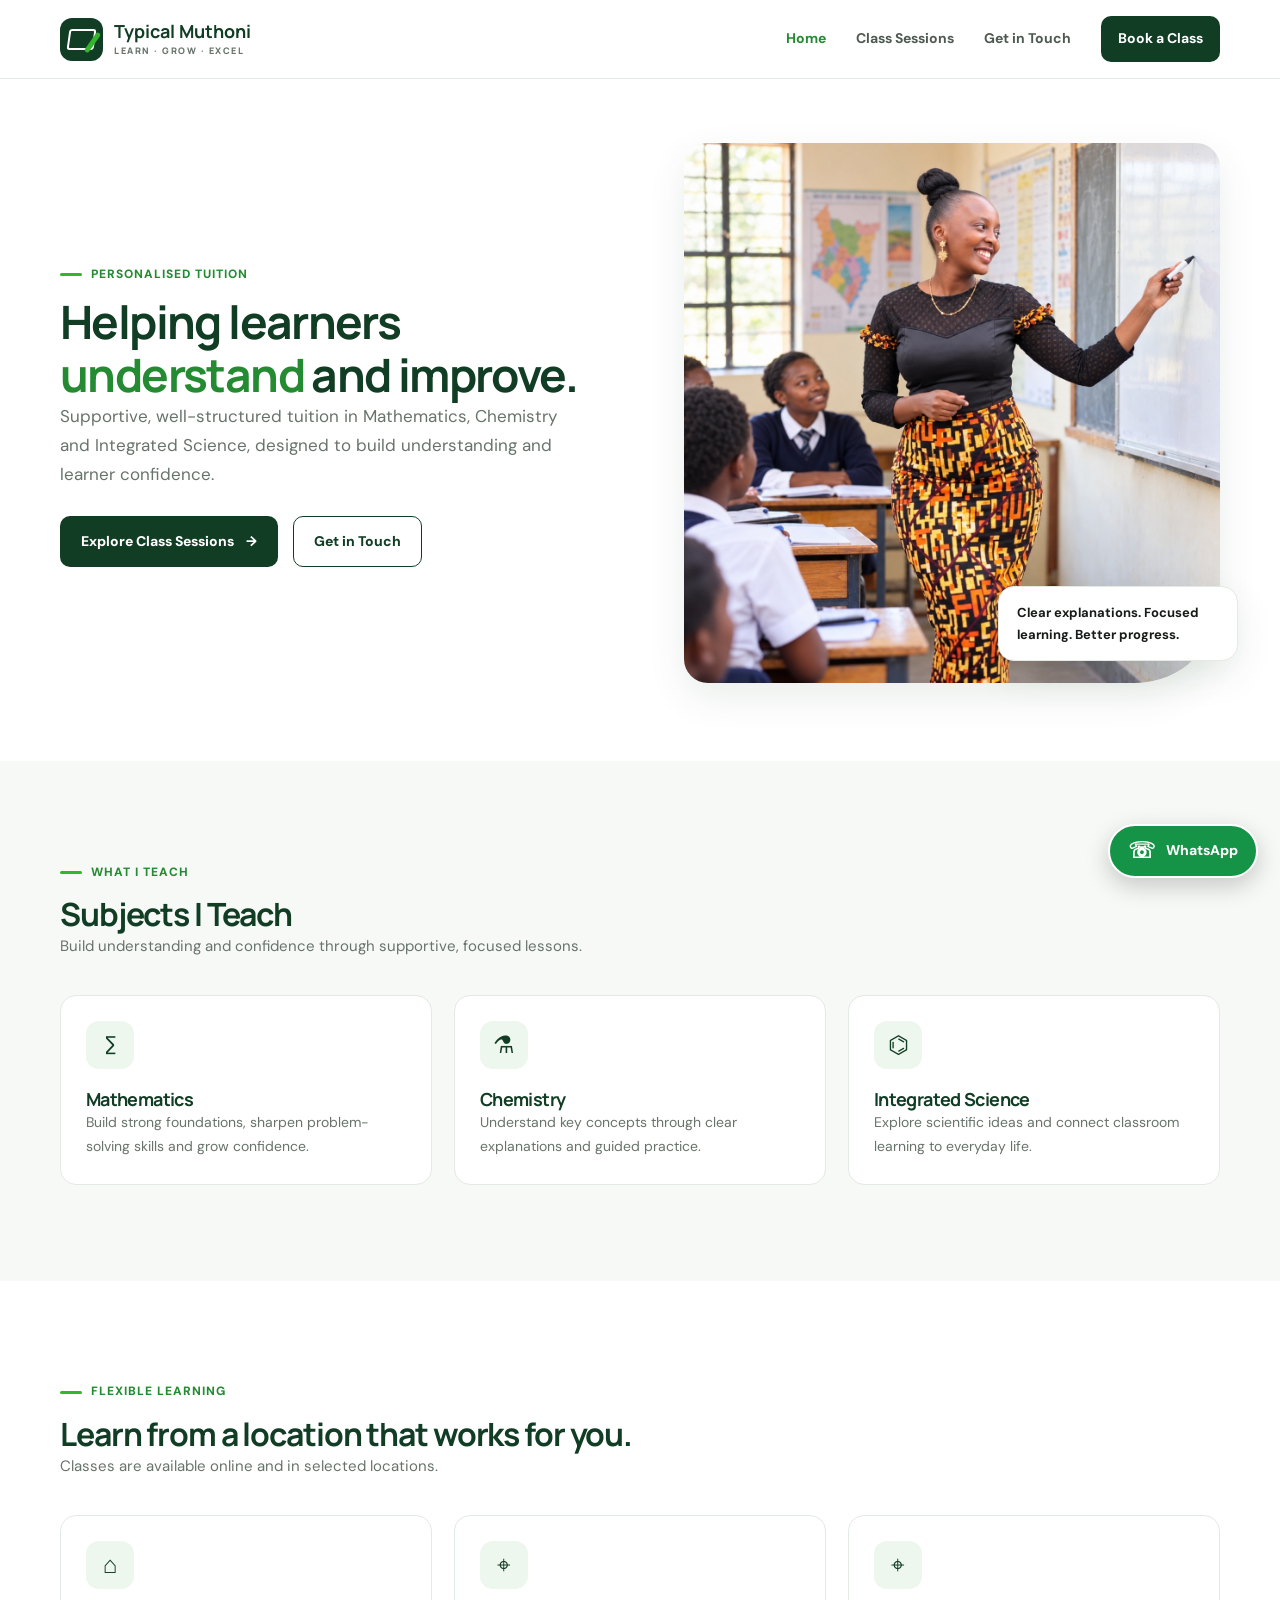
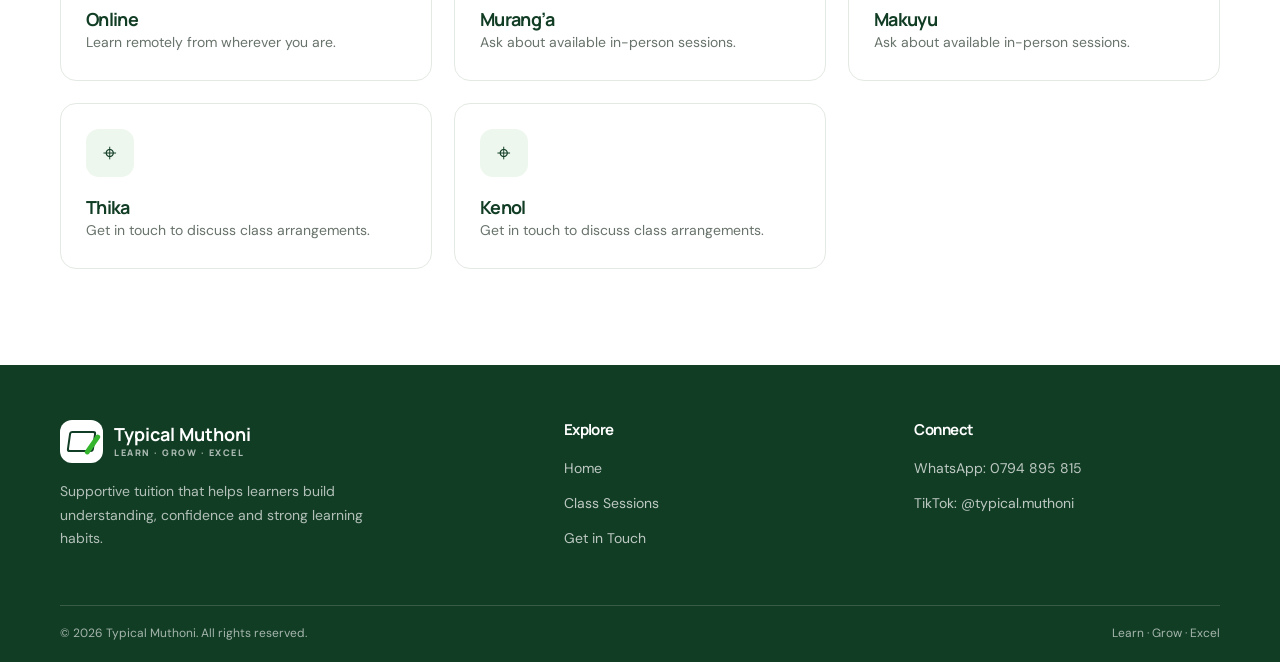
<file: index.html>
<!DOCTYPE html>
<html lang="en-KE">
<head>
  <meta charset="UTF-8">
  <meta name="viewport" content="width=device-width, initial-scale=1.0">
  <meta name="description" content="Meet Typical Muthoni, offering supportive tuition in Mathematics, Chemistry and Integrated Science. Online and in-person classes in Murang’a, Makuyu, Thika and Kenol.">
  <meta name="keywords" content="tuition Kenya, Mathematics tutor, Chemistry tuition, Integrated Science, online tuition, Murang’a tutor, Makuyu tuition, Thika tuition, Kenol tuition">
  <meta name="author" content="Typical Muthoni">
  <meta name="theme-color" content="#123d25">
  <meta property="og:type" content="website">
  <meta property="og:title" content="Typical Muthoni | Personalised Tuition">
  <meta property="og:description" content="Build confidence and strengthen your understanding in Mathematics, Chemistry and Integrated Science.">
  <meta property="og:image" content="assets/images/muthoni-classroom.jpeg">

  <title>Typical Muthoni | Mathematics, Chemistry & Integrated Science Tuition</title>

  <link rel="preconnect" href="https://fonts.googleapis.com">
  <link rel="preconnect" href="https://fonts.gstatic.com" crossorigin>
  <link href="https://fonts.googleapis.com/css2?family=DM+Sans:wght@400;500;600;700;800&family=Manrope:wght@500;600;700;800&display=swap" rel="stylesheet">

  <link rel="stylesheet" href="css/main.css">

  <script type="application/ld+json">
  {
    "@context": "https://schema.org",
    "@type": "Person",
    "name": "Typical Muthoni",
    "jobTitle": "Private Tutor",
    "knowsAbout": ["Mathematics", "Chemistry", "Integrated Science"],
    "areaServed": ["Online", "Murang’a", "Makuyu", "Thika", "Kenol"],
    "sameAs": ["https://www.tiktok.com/@typical.muthoni"]
  }
  </script>
</head>

<body>

  <header class="site-header">
    <div class="container header-inner">

      <a class="brand" href="index.html" aria-label="Typical Muthoni home">
        <span class="brand__mark" aria-hidden="true"></span>
        <span class="brand__name">
          <strong>Typical Muthoni</strong>
          <span class="brand__tagline">LEARN · GROW · EXCEL</span>
        </span>
      </a>

      <button class="menu-toggle" type="button" aria-label="Open navigation" aria-expanded="false" aria-controls="primary-navigation">
        <span></span>
        <span></span>
        <span></span>
      </button>

      <nav class="site-nav" id="primary-navigation" aria-label="Main navigation">
        <a class="active" href="index.html" aria-current="page">Home</a>
        <a href="class-sessions.html">Class Sessions</a>
        <a href="get-in-touch.html">Get in Touch</a>
        <a class="nav-booking" href="class-sessions.html#booking">Book a Class</a>
      </nav>

    </div>
  </header>

  <main>

    <section class="container hero" aria-labelledby="hero-title">

      <div class="hero__content">
        <span class="eyebrow">Personalised tuition</span>

        <h1 class="hero__title" id="hero-title">
          Helping learners <span>understand</span> and improve.
        </h1>

        <p class="hero__description">
          Supportive, well-structured tuition in Mathematics, Chemistry and Integrated Science, designed to build understanding and learner confidence.
        </p>

        <div class="hero__actions">
          <a class="btn btn--primary" href="class-sessions.html">
            Explore Class Sessions <span aria-hidden="true">→</span>
          </a>

          <a class="btn btn--outline" href="get-in-touch.html">
            Get in Touch
          </a>
        </div>
      </div>

      <div class="hero__image-wrap">
        <img
          class="hero__image"
          src="assets/images/muthoni-classroom.jpeg"
          alt="Typical Muthoni teaching learners in a classroom"
          width="1200"
          height="1600"
          fetchpriority="high">

        <div class="hero__image-note">
          Clear explanations. Focused learning. Better progress.
        </div>
      </div>

    </section>


    <section class="section section--soft" aria-labelledby="subjects-title">

      <div class="container">

        <div class="section-heading">
          <span class="eyebrow">What I teach</span>
          <h2 id="subjects-title">Subjects I Teach</h2>
          <p>Build understanding and confidence through supportive, focused lessons.</p>
        </div>

        <div class="card-grid">

          <article class="subject-card">
            <div class="subject-card__icon" aria-hidden="true">∑</div>
            <h3>Mathematics</h3>
            <p>Build strong foundations, sharpen problem-solving skills and grow confidence.</p>
          </article>

          <article class="subject-card">
            <div class="subject-card__icon" aria-hidden="true">⚗</div>
            <h3>Chemistry</h3>
            <p>Understand key concepts through clear explanations and guided practice.</p>
          </article>

          <article class="subject-card">
            <div class="subject-card__icon" aria-hidden="true">⌬</div>
            <h3>Integrated Science</h3>
            <p>Explore scientific ideas and connect classroom learning to everyday life.</p>
          </article>

        </div>

      </div>

    </section>


    <section class="section" aria-labelledby="locations-title">

      <div class="container">

        <div class="section-heading">
          <span class="eyebrow">Flexible learning</span>
          <h2 id="locations-title">Learn from a location that works for you.</h2>
          <p>Classes are available online and in selected locations.</p>
        </div>

        <div class="card-grid">

          <article class="subject-card">
            <div class="subject-card__icon" aria-hidden="true">⌂</div>
            <h3>Online</h3>
            <p>Learn remotely from wherever you are.</p>
          </article>

          <article class="subject-card">
            <div class="subject-card__icon" aria-hidden="true">⌖</div>
            <h3>Murang’a</h3>
            <p>Ask about available in-person sessions.</p>
          </article>

          <article class="subject-card">
            <div class="subject-card__icon" aria-hidden="true">⌖</div>
            <h3>Makuyu</h3>
            <p>Ask about available in-person sessions.</p>
          </article>

          <article class="subject-card">
            <div class="subject-card__icon" aria-hidden="true">⌖</div>
            <h3>Thika</h3>
            <p>Get in touch to discuss class arrangements.</p>
          </article>

          <article class="subject-card">
            <div class="subject-card__icon" aria-hidden="true">⌖</div>
            <h3>Kenol</h3>
            <p>Get in touch to discuss class arrangements.</p>
          </article>

        </div>

      </div>

    </section>

  </main>


  <footer class="site-footer">

    <div class="container footer-main">

      <div class="footer-about">
        <a class="brand brand--footer" href="index.html" aria-label="Typical Muthoni home">
          <span class="brand__mark" aria-hidden="true"></span>
          <span class="brand__name">
            <strong>Typical Muthoni</strong>
            <span class="brand__tagline">LEARN · GROW · EXCEL</span>
          </span>
        </a>

        <p>
          Supportive tuition that helps learners build understanding, confidence and strong learning habits.
        </p>
      </div>

      <div class="footer-column">
        <h3>Explore</h3>
        <ul class="footer-links">
          <li><a href="index.html">Home</a></li>
          <li><a href="class-sessions.html">Class Sessions</a></li>
          <li><a href="get-in-touch.html">Get in Touch</a></li>
        </ul>
      </div>

      <div class="footer-column">
        <h3>Connect</h3>
        <ul class="footer-links">
          <li>
            <a href="https://wa.me/254794895815" target="_blank" rel="noopener noreferrer">
              WhatsApp: 0794 895 815
            </a>
          </li>
          <li>
            <a href="https://www.tiktok.com/@typical.muthoni" target="_blank" rel="noopener noreferrer">
              TikTok: @typical.muthoni
            </a>
          </li>
        </ul>
      </div>

    </div>

    <div class="container footer-bottom">
      <span>© <span id="current-year">2026</span> Typical Muthoni. All rights reserved.</span>
      <span>Learn · Grow · Excel</span>
    </div>

  </footer>


  <a
    class="whatsapp-float"
    href="https://wa.me/254794895815"
    target="_blank"
    rel="noopener noreferrer"
    aria-label="Chat with Typical Muthoni on WhatsApp">

    <span class="whatsapp-float__icon" aria-hidden="true">☏</span>
    <span>WhatsApp</span>

  </a>


  <script>
    // Mobile navigation
    const menuButton = document.querySelector('.menu-toggle');
    const navigation = document.querySelector('#primary-navigation');

    menuButton?.addEventListener('click', () => {
      const isOpen = menuButton.getAttribute('aria-expanded') === 'true';

      menuButton.setAttribute('aria-expanded', String(!isOpen));

      menuButton.setAttribute(
        'aria-label',
        isOpen ? 'Open navigation' : 'Close navigation'
      );

      navigation.classList.toggle('is-open', !isOpen);
    });

    // Close mobile menu after selecting a link
    navigation?.querySelectorAll('a').forEach(link => {
      link.addEventListener('click', () => {
        navigation.classList.remove('is-open');
        menuButton?.setAttribute('aria-expanded', 'false');
        menuButton?.setAttribute('aria-label', 'Open navigation');
      });
    });

    // Update copyright year
    const yearElement = document.querySelector('#current-year');

    if (yearElement) {
      yearElement.textContent = new Date().getFullYear();
    }
  </script>

</body>
</html>
</file>
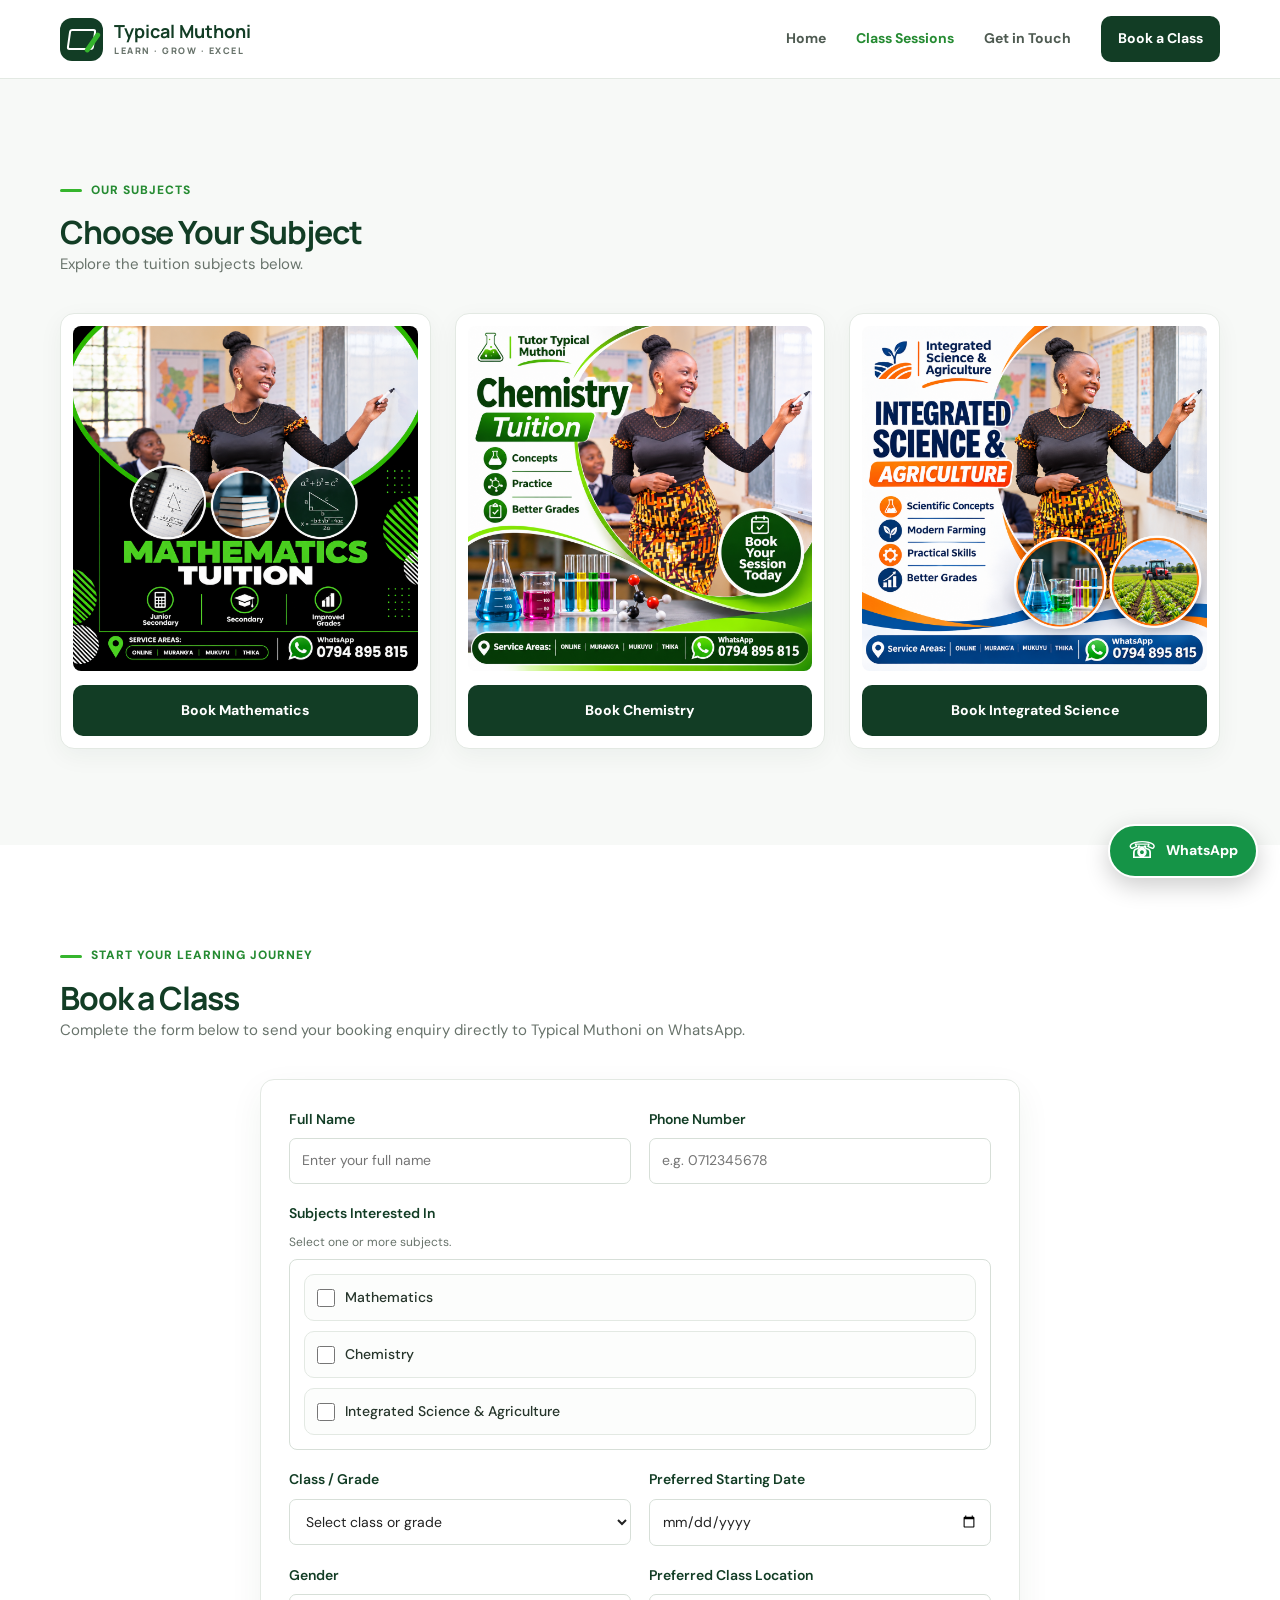
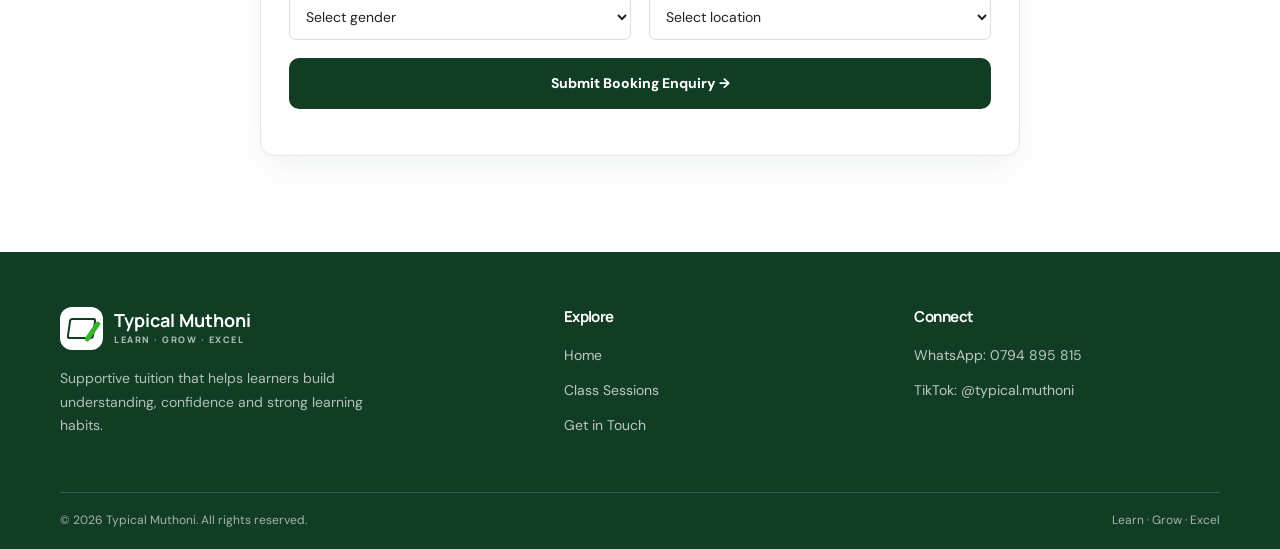
<file: class-sessions.html>
<!DOCTYPE html>
<html lang="en-KE">
<head>
  <meta charset="UTF-8">
  <meta name="viewport" content="width=device-width, initial-scale=1.0">

  <meta name="description" content="Explore Mathematics, Chemistry and Integrated Science and Agriculture tuition with Typical Muthoni. Book online or in-person classes in Murang’a, Makuyu, Thika and Kenol.">
  <meta name="keywords" content="Mathematics tuition, Chemistry tuition, Integrated Science, Agriculture tuition, online tuition Kenya, tutor Kenya">
  <meta name="author" content="Typical Muthoni">
  <meta name="theme-color" content="#123d25">

  <meta property="og:type" content="website">
  <meta property="og:title" content="Class Sessions | Typical Muthoni">
  <meta property="og:description" content="Explore available tuition subjects and book your learning session.">

  <title>Class Sessions | Typical Muthoni</title>

  <link rel="preconnect" href="https://fonts.googleapis.com">
  <link rel="preconnect" href="https://fonts.gstatic.com" crossorigin>
  <link href="https://fonts.googleapis.com/css2?family=DM+Sans:wght@400;500;600;700;800&family=Manrope:wght@500;600;700;800&display=swap" rel="stylesheet">

  <link rel="stylesheet" href="css/main.css">

  <style>
    /* POSTER DISPLAY */

    .poster-grid {
      display: grid;
      grid-template-columns: repeat(3, minmax(0, 1fr));
      gap: 24px;
      align-items: start;
    }

    .poster-card {
      min-width: 0;
      display: flex;
      flex-direction: column;
      gap: 14px;
      padding: 12px;
      background: #fff;
      border: 1px solid #e3e9e3;
      border-radius: 14px;
      overflow: hidden;
    }

    .poster-image {
      display: block;
      width: 100%;
      aspect-ratio: 1 / 1;
      height: auto;
      object-fit: contain;
      object-position: center;
      border-radius: 8px;
      background: #fff;
    }

    .poster-card .btn {
      width: 100%;
      justify-content: center;
      text-align: center;
      font-size: 14px;
    }


    /* BOOKING FORM */

    .booking-form {
      max-width: 760px;
      margin: 0 auto;
      padding: 28px;
      background: #fff;
      border: 1px solid #e3e9e3;
      border-radius: 14px;
      display: grid;
      grid-template-columns: repeat(2, minmax(0, 1fr));
      gap: 18px;
    }

    .form-group {
      display: flex;
      flex-direction: column;
      gap: 7px;
    }

    .form-group > label {
      font-size: 14px;
      font-weight: 600;
      color: #123d25;
    }

    .form-group input:not([type="checkbox"]),
    .form-group select {
      width: 100%;
      min-height: 46px;
      padding: 10px 12px;
      border: 1px solid #d7dfd8;
      border-radius: 7px;
      background: #fff;
      font: inherit;
      font-size: 14px;
      color: #222;
    }

    .form-group input:focus,
    .form-group select:focus {
      outline: 2px solid #258b32;
      border-color: #258b32;
    }


    /* MULTIPLE SUBJECT SELECTION */

    .subject-selection {
      grid-column: 1 / -1;
    }

    .subject-options {
      display: flex;
      flex-direction: column;
      gap: 10px;
      padding: 14px;
      border: 1px solid #d7dfd8;
      border-radius: 8px;
      background: #fff;
    }

    .subject-option {
      display: flex;
      align-items: center;
      gap: 10px;
      font-size: 14px;
      font-weight: 500;
      color: #26352b;
      cursor: pointer;
    }

    .subject-option input {
      width: 18px;
      height: 18px;
      margin: 0;
      accent-color: #258b32;
      cursor: pointer;
      flex-shrink: 0;
    }

    .subject-hint {
      font-size: 12px;
      color: #68736b;
      margin: 0;
    }

    .booking-form button {
      grid-column: 1 / -1;
      width: 100%;
      justify-content: center;
      cursor: pointer;
    }

    #booking-message {
      grid-column: 1 / -1;
      font-size: 13px;
      margin: 0;
    }


    /* RESPONSIVE DISPLAY */

    @media (max-width: 900px) {
      .poster-grid {
        grid-template-columns: repeat(2, minmax(0, 1fr));
      }
    }

    @media (max-width: 600px) {
      .poster-grid {
        grid-template-columns: 1fr;
        max-width: 430px;
        margin: 0 auto;
        gap: 20px;
      }

      .poster-card {
        padding: 10px;
      }

      .booking-form {
        grid-template-columns: 1fr;
        padding: 18px;
        gap: 14px;
      }

      .subject-selection,
      .booking-form button,
      #booking-message {
        grid-column: 1;
      }

      .section-heading h1,
      .section-heading h2 {
        font-size: 24px;
        line-height: 1.3;
      }

      .section-heading p {
        font-size: 14px;
      }
    }
  </style>
</head>

<body>

  <!-- HEADER -->
  <header class="site-header">
    <div class="container header-inner">

      <a class="brand" href="index.html" aria-label="Typical Muthoni home">
        <span class="brand__mark" aria-hidden="true"></span>
        <span class="brand__name">
          <strong>Typical Muthoni</strong>
          <span class="brand__tagline">LEARN · GROW · EXCEL</span>
        </span>
      </a>

      <button class="menu-toggle" type="button" aria-label="Open navigation" aria-expanded="false" aria-controls="primary-navigation">
        <span></span>
        <span></span>
        <span></span>
      </button>

      <nav class="site-nav" id="primary-navigation" aria-label="Main navigation">
        <a href="index.html">Home</a>
        <a class="active" href="class-sessions.html" aria-current="page">Class Sessions</a>
        <a href="get-in-touch.html">Get in Touch</a>
        <a class="nav-booking" href="#booking">Book a Class</a>
      </nav>

    </div>
  </header>


  <main>

    


    <!-- CLASS POSTERS -->
    <section class="section section--soft">
      <div class="container">

        <div class="section-heading">
          <span class="eyebrow">Our subjects</span>
          <h2>Choose Your Subject</h2>
          <p>Explore the tuition subjects below.</p>
        </div>

        <div class="poster-grid">

          <!-- MATHEMATICS -->
          <article class="poster-card">

            <img
              src="assets/posters/mathematics.png"
              alt="Mathematics tuition poster"
              class="poster-image"
              width="1024"
              height="1024"
              loading="lazy">

            <a class="btn btn--primary"
               href="#booking"
               data-subject="Mathematics">
              Book Mathematics
            </a>

          </article>


          <!-- CHEMISTRY -->
          <article class="poster-card">

            <img
              src="assets/posters/chemistry.png"
              alt="Chemistry tuition poster"
              class="poster-image"
              width="1024"
              height="1024"
              loading="lazy">

            <a class="btn btn--primary"
               href="#booking"
               data-subject="Chemistry">
              Book Chemistry
            </a>

          </article>


          <!-- INTEGRATED SCIENCE AND AGRICULTURE -->
          <article class="poster-card">

            <img
              src="assets/posters/intergrated.png"
              alt="Integrated Science and Agriculture tuition poster"
              class="poster-image"
              width="1024"
              height="1024"
              loading="lazy">

            <a class="btn btn--primary"
               href="#booking"
               data-subject="Integrated Science and Agriculture">
              Book Integrated Science
            </a>

          </article>

        </div>

      </div>
    </section>


    <!-- BOOKING FORM -->
    <section class="section" id="booking">

      <div class="container">

        <div class="section-heading">
          <span class="eyebrow">Start your learning journey</span>
          <h2>Book a Class</h2>
          <p>
            Complete the form below to send your booking enquiry
            directly to Typical Muthoni on WhatsApp.
          </p>
        </div>


        <form class="booking-form" id="booking-form">

          <!-- NAME -->
          <div class="form-group">
            <label for="student-name">Full Name</label>
            <input
              type="text"
              id="student-name"
              name="name"
              placeholder="Enter your full name"
              autocomplete="name"
              required>
          </div>


          <!-- PHONE -->
          <div class="form-group">
            <label for="student-phone">Phone Number</label>
            <input
              type="tel"
              id="student-phone"
              name="phone"
              placeholder="e.g. 0712345678"
              autocomplete="tel"
              required>
          </div>


          <!-- SUBJECTS: MULTIPLE SELECTION -->
          <div class="form-group subject-selection">

            <label>Subjects Interested In</label>

            <p class="subject-hint">
              Select one or more subjects.
            </p>

            <div class="subject-options">

              <label class="subject-option">
                <input
                  type="checkbox"
                  name="subject"
                  value="Mathematics">
                <span>Mathematics</span>
              </label>

              <label class="subject-option">
                <input
                  type="checkbox"
                  name="subject"
                  value="Chemistry">
                <span>Chemistry</span>
              </label>

              <label class="subject-option">
                <input
                  type="checkbox"
                  name="subject"
                  value="Integrated Science and Agriculture">
                <span>Integrated Science & Agriculture</span>
              </label>

            </div>

          </div>


          <!-- CLASS / GRADE -->
          <div class="form-group">
            <label for="student-class">Class / Grade</label>

            <select id="student-class" name="class" required>
              <option value="">Select class or grade</option>
              <option value="Grade 7">Grade 7</option>
              <option value="Grade 8">Grade 8</option>
              <option value="Grade 9">Grade 9</option>
              <option value="Grade 10">Grade 10</option>
              <option value="Grade 11">Grade 11</option>
              <option value="Grade 12">Grade 12</option>
              <option value="Other">Other</option>
            </select>
          </div>


          <!-- STARTING DATE -->
          <div class="form-group">
            <label for="starting-date">Preferred Starting Date</label>

            <input
              type="date"
              id="starting-date"
              name="starting-date"
              required>
          </div>


          <!-- GENDER -->
          <div class="form-group">
            <label for="student-gender">Gender</label>

            <select id="student-gender" name="gender" required>
              <option value="">Select gender</option>
              <option value="Male">Male</option>
              <option value="Female">Female</option>
              <option value="Prefer not to say">Prefer not to say</option>
            </select>
          </div>


          <!-- LOCATION -->
          <div class="form-group">
            <label for="class-location">Preferred Class Location</label>

            <select id="class-location" name="location" required>
              <option value="">Select location</option>
              <option value="Online">Online</option>
              <option value="Murang'a">Murang'a</option>
              <option value="Makuyu">Makuyu</option>
              <option value="Thika">Thika</option>
              <option value="Kenol">Kenol</option>
            </select>
          </div>


          <!-- SUBMIT -->
          <button type="submit" class="btn btn--primary">
            Submit Booking Enquiry →
          </button>

          <p id="booking-message" role="status" aria-live="polite"></p>

        </form>

      </div>

    </section>

  </main>


  <!-- FOOTER -->
  <footer class="site-footer">

    <div class="container footer-main">

      <div class="footer-about">

        <a class="brand brand--footer" href="index.html" aria-label="Typical Muthoni home">
          <span class="brand__mark" aria-hidden="true"></span>
          <span class="brand__name">
            <strong>Typical Muthoni</strong>
            <span class="brand__tagline">LEARN · GROW · EXCEL</span>
          </span>
        </a>

        <p>
          Supportive tuition that helps learners build understanding,
          confidence and strong learning habits.
        </p>

      </div>


      <div class="footer-column">
        <h3>Explore</h3>

        <ul class="footer-links">
          <li><a href="index.html">Home</a></li>
          <li><a href="class-sessions.html">Class Sessions</a></li>
          <li><a href="get-in-touch.html">Get in Touch</a></li>
        </ul>
      </div>


      <div class="footer-column">
        <h3>Connect</h3>

        <ul class="footer-links">
          <li>
            <a href="https://wa.me/254794895815" target="_blank" rel="noopener noreferrer">
              WhatsApp: 0794 895 815
            </a>
          </li>

          <li>
            <a href="https://www.tiktok.com/@typical.muthoni" target="_blank" rel="noopener noreferrer">
              TikTok: @typical.muthoni
            </a>
          </li>
        </ul>
      </div>

    </div>


    <div class="container footer-bottom">
      <span>© <span id="current-year">2026</span> Typical Muthoni. All rights reserved.</span>
      <span>Learn · Grow · Excel</span>
    </div>

  </footer>


  <!-- FLOATING WHATSAPP -->
  <a
    class="whatsapp-float"
    href="https://wa.me/254794895815"
    target="_blank"
    rel="noopener noreferrer"
    aria-label="Chat with Typical Muthoni on WhatsApp">

    <span class="whatsapp-float__icon" aria-hidden="true">☏</span>
    <span>WhatsApp</span>

  </a>


  <!-- JAVASCRIPT -->
  <script>

    // MOBILE NAVIGATION
    const menuButton = document.querySelector('.menu-toggle');
    const navigation = document.querySelector('#primary-navigation');

    menuButton?.addEventListener('click', () => {

      const isOpen = menuButton.getAttribute('aria-expanded') === 'true';

      menuButton.setAttribute('aria-expanded', String(!isOpen));

      menuButton.setAttribute(
        'aria-label',
        isOpen ? 'Open navigation' : 'Close navigation'
      );

      navigation.classList.toggle('is-open', !isOpen);

    });


    // CLOSE MOBILE MENU AFTER CLICKING A LINK
    navigation?.querySelectorAll('a').forEach(link => {

      link.addEventListener('click', () => {

        navigation.classList.remove('is-open');

        menuButton?.setAttribute('aria-expanded', 'false');

        menuButton?.setAttribute('aria-label', 'Open navigation');

      });

    });


    // UPDATE COPYRIGHT YEAR
    const yearElement = document.querySelector('#current-year');

    if (yearElement) {
      yearElement.textContent = new Date().getFullYear();
    }


    // AUTO-SELECT SUBJECT WHEN A POSTER BUTTON IS CLICKED
    document.querySelectorAll('[data-subject]').forEach(button => {

      button.addEventListener('click', () => {

        const selectedSubject = button.dataset.subject;

        document.querySelectorAll('input[name="subject"]').forEach(checkbox => {

          if (checkbox.value === selectedSubject) {
            checkbox.checked = true;
          }

        });

      });

    });


    // BOOKING FORM SUBMISSION TO WHATSAPP
    const bookingForm = document.querySelector('#booking-form');

    bookingForm?.addEventListener('submit', function(event) {

      event.preventDefault();

      const name = document.querySelector('#student-name').value.trim();

      const phone = document.querySelector('#student-phone').value.trim();

      const subjects = Array.from(
        document.querySelectorAll('input[name="subject"]:checked')
      ).map(checkbox => checkbox.value);

      const studentClass = document.querySelector('#student-class').value;

      const startingDate = document.querySelector('#starting-date').value;

      const gender = document.querySelector('#student-gender').value;

      const location = document.querySelector('#class-location').value;


      // Check that at least one subject is selected
      if (subjects.length === 0) {

        document.querySelector('#booking-message').textContent =
          'Please select at least one subject.';

        return;

      }


      // Prepare WhatsApp message
      const message =
        `Hello Typical Muthoni, I would like to book a tuition class.\n\n` +
        `Full Name: ${name}\n` +
        `Phone Number: ${phone}\n` +
        `Subjects: ${subjects.join(', ')}\n` +
        `Class/Grade: ${studentClass}\n` +
        `Preferred Starting Date: ${startingDate}\n` +
        `Gender: ${gender}\n` +
        `Preferred Location: ${location}`;


      const whatsappURL =
        `https://wa.me/254794895815?text=${encodeURIComponent(message)}`;


      window.open(whatsappURL, '_blank', 'noopener,noreferrer');

    });

  </script>

</body>
</html>
</file>
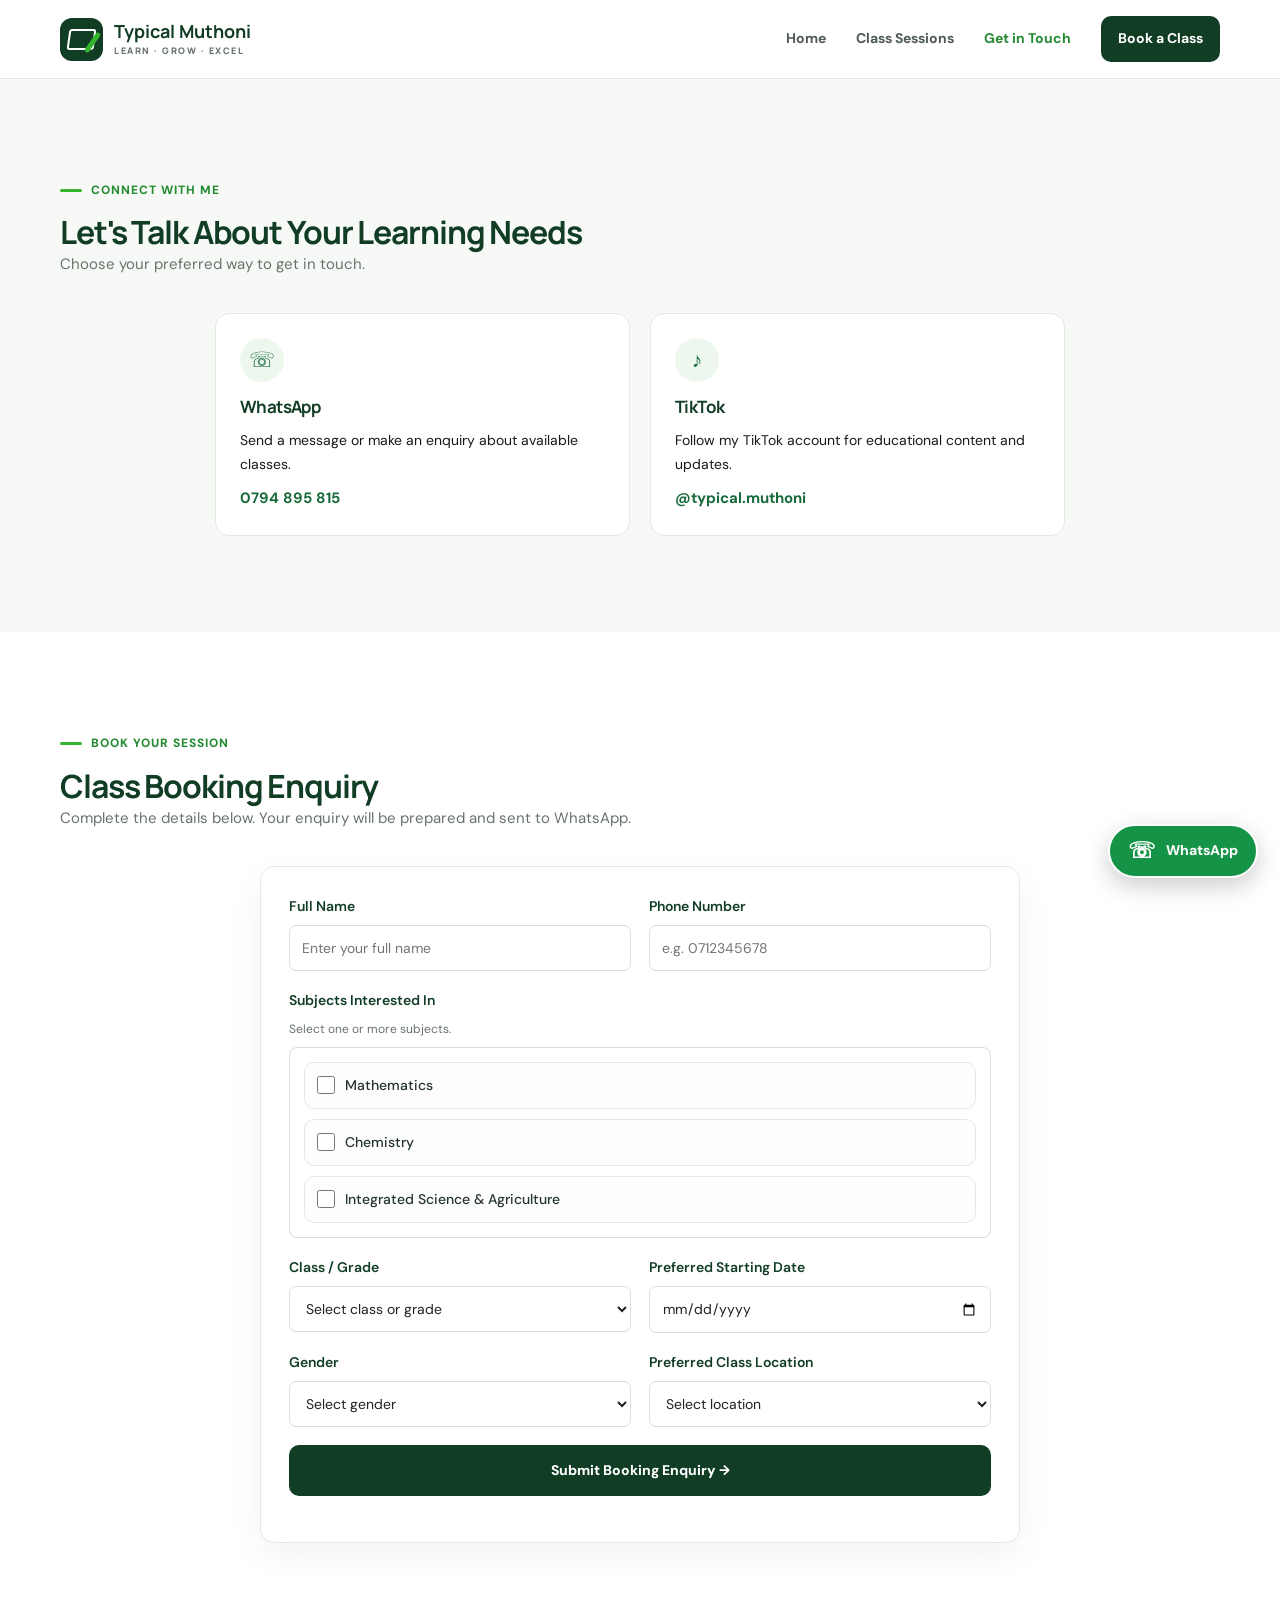
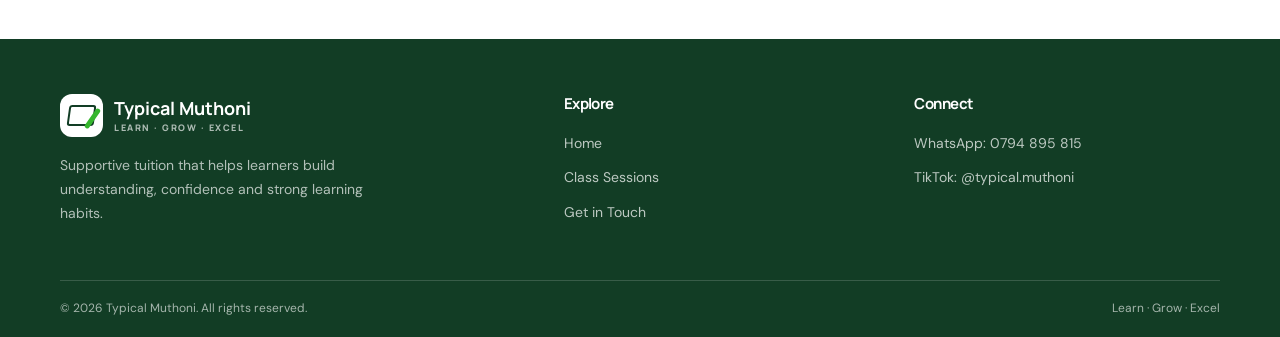
<file: get-in-touch.html>
<!DOCTYPE html>
<html lang="en-KE">
<head>
  <meta charset="UTF-8">
  <meta name="viewport" content="width=device-width, initial-scale=1.0">

  <meta name="description" content="Contact Typical Muthoni for Mathematics, Chemistry and Integrated Science tuition. Book online or in-person classes in Murang’a, Makuyu, Thika and Kenol.">
  <meta name="keywords" content="Contact tutor Kenya, Typical Muthoni, Mathematics tutor, Chemistry tuition, Integrated Science tuition, book tuition">
  <meta name="author" content="Typical Muthoni">
  <meta name="theme-color" content="#123d25">

  <meta property="og:type" content="website">
  <meta property="og:title" content="Get in Touch | Typical Muthoni">
  <meta property="og:description" content="Get in touch and book your personalised tuition session.">

  <title>Get in Touch | Typical Muthoni</title>

  <link rel="preconnect" href="https://fonts.googleapis.com">
  <link rel="preconnect" href="https://fonts.gstatic.com" crossorigin>
  <link href="https://fonts.googleapis.com/css2?family=DM+Sans:wght@400;500;600;700;800&family=Manrope:wght@500;600;700;800&display=swap" rel="stylesheet">

  <link rel="stylesheet" href="css/main.css">

  <style>
    /* CONTACT INFORMATION */

    .contact-grid {
      display: grid;
      grid-template-columns: repeat(2, minmax(0, 1fr));
      gap: 20px;
      max-width: 850px;
      margin: 0 auto;
    }

    .contact-card {
      padding: 24px;
      background: #fff;
      border: 1px solid #e3e9e3;
      border-radius: 14px;
      display: flex;
      flex-direction: column;
      gap: 10px;
    }

    .contact-card__icon {
      width: 44px;
      height: 44px;
      display: flex;
      align-items: center;
      justify-content: center;
      background: #edf7ed;
      color: #176b3a;
      border-radius: 50%;
      font-size: 21px;
    }

    .contact-card h3 {
      margin: 4px 0 0;
      font-size: 17px;
    }

    .contact-card p {
      margin: 0;
      font-size: 14px;
    }

    .contact-card a {
      color: #176b3a;
      font-weight: 700;
      font-size: 15px;
      text-decoration: none;
      overflow-wrap: anywhere;
    }

    .contact-card a:hover {
      text-decoration: underline;
    }


    /* BOOKING FORM */

    .booking-form {
      max-width: 760px;
      margin: 0 auto;
      padding: 28px;
      background: #fff;
      border: 1px solid #e3e9e3;
      border-radius: 14px;
      display: grid;
      grid-template-columns: repeat(2, minmax(0, 1fr));
      gap: 18px;
    }

    .form-group {
      display: flex;
      flex-direction: column;
      gap: 7px;
    }

    .form-group > label {
      font-size: 14px;
      font-weight: 600;
      color: #123d25;
    }

    .form-group input:not([type="checkbox"]),
    .form-group select {
      width: 100%;
      min-height: 46px;
      padding: 10px 12px;
      border: 1px solid #d7dfd8;
      border-radius: 7px;
      background: #fff;
      font: inherit;
      font-size: 14px;
      color: #222;
    }

    .form-group input:focus,
    .form-group select:focus {
      outline: 2px solid #258b32;
      border-color: #258b32;
    }


    /* MULTIPLE SUBJECT SELECTION */

    .subject-selection {
      grid-column: 1 / -1;
    }

    .subject-options {
      display: flex;
      flex-direction: column;
      gap: 10px;
      padding: 14px;
      border: 1px solid #d7dfd8;
      border-radius: 8px;
      background: #fff;
    }

    .subject-option {
      display: flex;
      align-items: center;
      gap: 10px;
      font-size: 14px;
      font-weight: 500;
      color: #26352b;
      cursor: pointer;
    }

    .subject-option input {
      width: 18px;
      height: 18px;
      margin: 0;
      accent-color: #258b32;
      cursor: pointer;
      flex-shrink: 0;
    }

    .subject-hint {
      font-size: 12px;
      color: #68736b;
      margin: 0;
    }

    .booking-form button {
      grid-column: 1 / -1;
      width: 100%;
      justify-content: center;
      cursor: pointer;
    }

    #booking-message {
      grid-column: 1 / -1;
      font-size: 13px;
      margin: 0;
    }


    /* RESPONSIVE */

    @media (max-width: 700px) {
      .contact-grid {
        grid-template-columns: 1fr;
      }

      .booking-form {
        grid-template-columns: 1fr;
        padding: 18px;
        gap: 14px;
      }

      .subject-selection,
      .booking-form button,
      #booking-message {
        grid-column: 1;
      }

      .section-heading h1,
      .section-heading h2 {
        font-size: 24px;
        line-height: 1.3;
      }

      .section-heading p {
        font-size: 14px;
      }
    }
  </style>
</head>

<body>

  <!-- HEADER -->
  <header class="site-header">
    <div class="container header-inner">

      <a class="brand" href="index.html" aria-label="Typical Muthoni home">
        <span class="brand__mark" aria-hidden="true"></span>
        <span class="brand__name">
          <strong>Typical Muthoni</strong>
          <span class="brand__tagline">LEARN · GROW · EXCEL</span>
        </span>
      </a>

      <button class="menu-toggle" type="button" aria-label="Open navigation" aria-expanded="false" aria-controls="primary-navigation">
        <span></span>
        <span></span>
        <span></span>
      </button>

      <nav class="site-nav" id="primary-navigation" aria-label="Main navigation">
        <a href="index.html">Home</a>
        <a href="class-sessions.html">Class Sessions</a>
        <a class="active" href="get-in-touch.html" aria-current="page">Get in Touch</a>
        <a class="nav-booking" href="#booking">Book a Class</a>
      </nav>

    </div>
  </header>


  <main>

    <!-- CONTACT DETAILS -->
    <section class="section section--soft">
      <div class="container">

        <div class="section-heading">
          <span class="eyebrow">Connect with me</span>
          <h2>Let's Talk About Your Learning Needs</h2>
          <p>Choose your preferred way to get in touch.</p>
        </div>


        <div class="contact-grid">

          <!-- WHATSAPP -->
          <article class="contact-card">

            <div class="contact-card__icon" aria-hidden="true">☏</div>

            <h3>WhatsApp</h3>

            <p>
              Send a message or make an enquiry about available classes.
            </p>

            <a
              href="https://wa.me/254794895815"
              target="_blank"
              rel="noopener noreferrer">
              0794 895 815
            </a>

          </article>


          <!-- TIKTOK -->
          <article class="contact-card">

            <div class="contact-card__icon" aria-hidden="true">♪</div>

            <h3>TikTok</h3>

            <p>
              Follow my TikTok account for educational content and updates.
            </p>

            <a
              href="https://www.tiktok.com/@typical.muthoni"
              target="_blank"
              rel="noopener noreferrer">
              @typical.muthoni
            </a>

          </article>

        </div>

      </div>
    </section>


    <!-- BOOKING FORM -->
    <section class="section" id="booking">

      <div class="container">

        <div class="section-heading">
          <span class="eyebrow">Book your session</span>
          <h2>Class Booking Enquiry</h2>
          <p>
            Complete the details below. Your enquiry will be prepared
            and sent to WhatsApp.
          </p>
        </div>


        <form class="booking-form" id="booking-form">

          <!-- NAME -->
          <div class="form-group">
            <label for="student-name">Full Name</label>
            <input
              type="text"
              id="student-name"
              name="name"
              placeholder="Enter your full name"
              autocomplete="name"
              required>
          </div>


          <!-- PHONE -->
          <div class="form-group">
            <label for="student-phone">Phone Number</label>
            <input
              type="tel"
              id="student-phone"
              name="phone"
              placeholder="e.g. 0712345678"
              autocomplete="tel"
              required>
          </div>


          <!-- SUBJECTS -->
          <div class="form-group subject-selection">

            <label>Subjects Interested In</label>

            <p class="subject-hint">
              Select one or more subjects.
            </p>

            <div class="subject-options">

              <label class="subject-option">
                <input
                  type="checkbox"
                  name="subject"
                  value="Mathematics">
                <span>Mathematics</span>
              </label>

              <label class="subject-option">
                <input
                  type="checkbox"
                  name="subject"
                  value="Chemistry">
                <span>Chemistry</span>
              </label>

              <label class="subject-option">
                <input
                  type="checkbox"
                  name="subject"
                  value="Integrated Science and Agriculture">
                <span>Integrated Science & Agriculture</span>
              </label>

            </div>

          </div>


          <!-- CLASS -->
          <div class="form-group">
            <label for="student-class">Class / Grade</label>

            <select id="student-class" name="class" required>
              <option value="">Select class or grade</option>
              <option value="Grade 7">Grade 7</option>
              <option value="Grade 8">Grade 8</option>
              <option value="Grade 9">Grade 9</option>
              <option value="Grade 10">Grade 10</option>
              <option value="Grade 11">Grade 11</option>
              <option value="Grade 12">Grade 12</option>
              <option value="Other">Other</option>
            </select>
          </div>


          <!-- STARTING DATE -->
          <div class="form-group">
            <label for="starting-date">Preferred Starting Date</label>

            <input
              type="date"
              id="starting-date"
              name="starting-date"
              required>
          </div>


          <!-- GENDER -->
          <div class="form-group">
            <label for="student-gender">Gender</label>

            <select id="student-gender" name="gender" required>
              <option value="">Select gender</option>
              <option value="Male">Male</option>
              <option value="Female">Female</option>
              <option value="Prefer not to say">Prefer not to say</option>
            </select>
          </div>


          <!-- LOCATION -->
          <div class="form-group">
            <label for="class-location">Preferred Class Location</label>

            <select id="class-location" name="location" required>
              <option value="">Select location</option>
              <option value="Online">Online</option>
              <option value="Murang'a">Murang'a</option>
              <option value="Makuyu">Makuyu</option>
              <option value="Thika">Thika</option>
              <option value="Kenol">Kenol</option>
            </select>
          </div>


          <!-- SUBMIT -->
          <button type="submit" class="btn btn--primary">
            Submit Booking Enquiry →
          </button>

          <p id="booking-message" role="status" aria-live="polite"></p>

        </form>

      </div>

    </section>

  </main>


  <!-- FOOTER -->
  <footer class="site-footer">

    <div class="container footer-main">

      <div class="footer-about">

        <a class="brand brand--footer" href="index.html" aria-label="Typical Muthoni home">
          <span class="brand__mark" aria-hidden="true"></span>
          <span class="brand__name">
            <strong>Typical Muthoni</strong>
            <span class="brand__tagline">LEARN · GROW · EXCEL</span>
          </span>
        </a>

        <p>
          Supportive tuition that helps learners build understanding,
          confidence and strong learning habits.
        </p>

      </div>


      <div class="footer-column">
        <h3>Explore</h3>

        <ul class="footer-links">
          <li><a href="index.html">Home</a></li>
          <li><a href="class-sessions.html">Class Sessions</a></li>
          <li><a href="get-in-touch.html">Get in Touch</a></li>
        </ul>
      </div>


      <div class="footer-column">
        <h3>Connect</h3>

        <ul class="footer-links">
          <li>
            <a href="https://wa.me/254794895815" target="_blank" rel="noopener noreferrer">
              WhatsApp: 0794 895 815
            </a>
          </li>

          <li>
            <a href="https://www.tiktok.com/@typical.muthoni" target="_blank" rel="noopener noreferrer">
              TikTok: @typical.muthoni
            </a>
          </li>
        </ul>
      </div>

    </div>


    <div class="container footer-bottom">
      <span>© <span id="current-year">2026</span> Typical Muthoni. All rights reserved.</span>
      <span>Learn · Grow · Excel</span>
    </div>

  </footer>


  <!-- FLOATING WHATSAPP -->
  <a
    class="whatsapp-float"
    href="https://wa.me/254794895815"
    target="_blank"
    rel="noopener noreferrer"
    aria-label="Chat with Typical Muthoni on WhatsApp">

    <span class="whatsapp-float__icon" aria-hidden="true">☏</span>
    <span>WhatsApp</span>

  </a>


  <!-- JAVASCRIPT -->
  <script>

    // MOBILE NAVIGATION
    const menuButton = document.querySelector('.menu-toggle');
    const navigation = document.querySelector('#primary-navigation');

    menuButton?.addEventListener('click', () => {

      const isOpen = menuButton.getAttribute('aria-expanded') === 'true';

      menuButton.setAttribute('aria-expanded', String(!isOpen));

      menuButton.setAttribute(
        'aria-label',
        isOpen ? 'Open navigation' : 'Close navigation'
      );

      navigation.classList.toggle('is-open', !isOpen);

    });


    // CLOSE MOBILE MENU AFTER CLICKING A LINK
    navigation?.querySelectorAll('a').forEach(link => {

      link.addEventListener('click', () => {

        navigation.classList.remove('is-open');

        menuButton?.setAttribute('aria-expanded', 'false');

        menuButton?.setAttribute('aria-label', 'Open navigation');

      });

    });


    // COPYRIGHT YEAR
    const yearElement = document.querySelector('#current-year');

    if (yearElement) {
      yearElement.textContent = new Date().getFullYear();
    }


    // BOOKING FORM SUBMISSION
    const bookingForm = document.querySelector('#booking-form');

    bookingForm?.addEventListener('submit', function(event) {

      event.preventDefault();

      const name = document.querySelector('#student-name').value.trim();

      const phone = document.querySelector('#student-phone').value.trim();

      const subjects = Array.from(
        document.querySelectorAll('input[name="subject"]:checked')
      ).map(checkbox => checkbox.value);

      const studentClass = document.querySelector('#student-class').value;

      const startingDate = document.querySelector('#starting-date').value;

      const gender = document.querySelector('#student-gender').value;

      const location = document.querySelector('#class-location').value;


      // REQUIRE AT LEAST ONE SUBJECT
      if (subjects.length === 0) {

        document.querySelector('#booking-message').textContent =
          'Please select at least one subject.';

        return;

      }


      // PREPARE WHATSAPP MESSAGE
      const message =
        `Hello Typical Muthoni, I would like to book a tuition class.\n\n` +
        `Full Name: ${name}\n` +
        `Phone Number: ${phone}\n` +
        `Subjects: ${subjects.join(', ')}\n` +
        `Class/Grade: ${studentClass}\n` +
        `Preferred Starting Date: ${startingDate}\n` +
        `Gender: ${gender}\n` +
        `Preferred Location: ${location}`;


      const whatsappURL =
        `https://wa.me/254794895815?text=${encodeURIComponent(message)}`;


      window.open(whatsappURL, '_blank', 'noopener,noreferrer');

    });

  </script>

</body>
</html>
</file>
<file: css/main.css>
/* =========================================
   TYPICAL MUTHONI WEBSITE
   Main Stylesheet
   Colours: Green, White & Black
========================================= */

/* 1. ROOT VARIABLES */

:root {
    --green-dark: #123d25;
    --green: #258b32;
    --green-light: #35b52d;
    --green-soft: #edf7ed;

    --black: #171b18;
    --white: #ffffff;
    --grey: #68736b;
    --light-bg: #f7f9f7;
    --border: #e3e9e3;

    --radius: 16px;
    --shadow: 0 14px 38px rgba(18, 61, 37, 0.09);

    --container: 1160px;
    --header-height: 78px;
}


/* 2. RESET */

* {
    margin: 0;
    padding: 0;
    box-sizing: border-box;
}

html {
    scroll-behavior: smooth;
    scroll-padding-top: 100px;
}

body {
    font-family: "DM Sans", Arial, sans-serif;
    font-size: 16px;
    line-height: 1.65;
    color: var(--black);
    background: var(--white);
    -webkit-font-smoothing: antialiased;
}

img {
    display: block;
    max-width: 100%;
}

a {
    text-decoration: none;
    color: inherit;
}

button,
input,
select,
textarea {
    font: inherit;
}

button,
a {
    -webkit-tap-highlight-color: transparent;
}

h1, h2, h3, h4 {
    font-family: "Manrope", sans-serif;
    color: var(--green-dark);
    line-height: 1.2;
    letter-spacing: -0.035em;
}

h1 {
    font-size: clamp(2.5rem, 6vw, 4.8rem);
}

h2 {
    font-size: clamp(2rem, 4vw, 3.1rem);
}

p {
    margin-bottom: 1rem;
}

:focus-visible {
    outline: 3px solid var(--green-light);
    outline-offset: 3px;
}


/* 3. CONTAINER AND SECTIONS */

.container {
    width: min(var(--container), calc(100% - 48px));
    margin: auto;
}

.section {
    padding: clamp(56px, 8vw, 96px) 0;
}

.section--soft {
    background: var(--light-bg);
}

.section-heading {
    max-width: 700px;
    margin-bottom: 35px;
}

.section-heading p {
    color: var(--grey);
}

.eyebrow {
    display: inline-flex;
    align-items: center;
    gap: 9px;
    margin-bottom: 12px;
    color: var(--green);
    font-size: 12px;
    font-weight: 800;
    letter-spacing: 2px;
    text-transform: uppercase;
}

.eyebrow::before {
    content: "";
    width: 22px;
    height: 3px;
    background: var(--green-light);
    border-radius: 5px;
}


/* 4. LOGO */

.brand {
    display: inline-flex;
    align-items: center;
    gap: 11px;
    color: var(--green-dark);
}

.brand__mark {
    position: relative;
    display: grid;
    width: 43px;
    height: 43px;
    place-items: center;
    border-radius: 12px;
    background: var(--green-dark);
}

.brand__mark::before {
    content: "";
    width: 23px;
    height: 17px;
    border: 2px solid var(--white);
    border-radius: 3px;
    transform: skew(-8deg);
}

.brand__mark::after {
    content: "";
    position: absolute;
    right: 8px;
    bottom: 7px;
    width: 5px;
    height: 23px;
    border-radius: 3px;
    background: var(--green-light);
    transform: rotate(35deg);
}

.brand__name {
    display: flex;
    flex-direction: column;
    font-family: "Manrope", sans-serif;
    font-size: 15px;
    font-weight: 700;
    line-height: 1.1;
}

.brand__name strong {
    font-size: 18px;
}

.brand__tagline {
    margin-top: 4px;
    color: var(--grey);
    font-size: 9px;
    font-weight: 800;
    letter-spacing: 1.5px;
}


/* 5. HEADER AND NAVIGATION */

.site-header {
    position: sticky;
    z-index: 1000;
    top: 0;
    min-height: var(--header-height);
    border-bottom: 1px solid var(--border);
    background: rgba(255, 255, 255, 0.97);
    backdrop-filter: blur(14px);
}

.header-inner {
    display: flex;
    min-height: var(--header-height);
    align-items: center;
    justify-content: space-between;
    gap: 28px;
}

.site-nav {
    display: flex;
    align-items: center;
    gap: 30px;
}

.site-nav a {
    color: #4e5a51;
    font-size: 14px;
    font-weight: 700;
    transition: color 0.2s;
}

.site-nav a:hover,
.site-nav a.active {
    color: var(--green);
}

.site-nav .nav-booking {
    padding: 11px 17px;
    border-radius: 10px;
    background: var(--green-dark);
    color: var(--white);
}

.site-nav .nav-booking:hover {
    background: var(--green);
    color: var(--white);
}


/* 6. MOBILE MENU BUTTON */

.menu-toggle {
    display: none;
    width: 43px;
    height: 43px;
    padding: 9px;
    border: 1px solid var(--border);
    border-radius: 10px;
    background: var(--white);
    cursor: pointer;
}

.menu-toggle span {
    display: block;
    width: 21px;
    height: 2px;
    margin: 5px auto;
    border-radius: 4px;
    background: var(--green-dark);
}


/* 7. BUTTONS */

.btn {
    display: inline-flex;
    min-height: 48px;
    align-items: center;
    justify-content: center;
    gap: 12px;
    padding: 13px 20px;
    border: 1px solid transparent;
    border-radius: 10px;
    font-size: 14px;
    font-weight: 800;
    transition: 0.2s ease;
}

.btn:hover {
    transform: translateY(-2px);
}

.btn--primary {
    background: var(--green-dark);
    color: var(--white);
}

.btn--primary:hover {
    background: var(--green);
}

.btn--outline {
    border-color: var(--green-dark);
    background: transparent;
    color: var(--green-dark);
}

.btn--outline:hover {
    background: var(--green-soft);
}

.btn--light {
    background: var(--white);
    color: var(--green-dark);
}


/* 8. HOME HERO SECTION */

.hero {
    display: grid;
    min-height: 590px;
    grid-template-columns: 1fr 0.95fr;
    align-items: center;
    gap: 60px;
    padding-top: 64px;
    padding-bottom: 78px;
}

.hero__content {
    max-width: 590px;
}

.hero__title span {
    color: var(--green);
}

.hero__description {
    max-width: 520px;
    color: var(--grey);
    font-size: 17px;
}

.hero__actions {
    display: flex;
    flex-wrap: wrap;
    align-items: center;
    gap: 15px;
    margin-top: 27px;
}

.hero__image-wrap {
    position: relative;
}

.hero__image {
    width: 100%;
    height: 540px;
    border-radius: 24px 24px 85px 24px;
    object-fit: cover;
    object-position: center 28%;
    box-shadow: var(--shadow);
}

.hero__image-note {
    position: absolute;
    right: -18px;
    bottom: 22px;
    max-width: 240px;
    padding: 15px 18px;
    border: 1px solid var(--border);
    border-radius: 16px;
    background: var(--white);
    box-shadow: var(--shadow);
    font-size: 13px;
    font-weight: 700;
}


/* 9. SUBJECT CARDS */

.card-grid {
    display: grid;
    grid-template-columns: repeat(3, minmax(0, 1fr));
    gap: 22px;
}

.subject-card {
    padding: 25px;
    border: 1px solid var(--border);
    border-radius: 16px;
    background: var(--white);
    transition: 0.2s ease;
}

.subject-card:hover {
    box-shadow: var(--shadow);
    transform: translateY(-4px);
}

.subject-card__icon {
    display: grid;
    width: 48px;
    height: 48px;
    margin-bottom: 18px;
    place-items: center;
    border-radius: 13px;
    background: var(--green-soft);
    color: var(--green-dark);
    font-size: 24px;
}

.subject-card p {
    margin-bottom: 0;
    color: var(--grey);
    font-size: 14px;
}


/* 10. CLASS SESSION POSTERS */

.poster-grid {
    display: grid;
    grid-template-columns: repeat(3, minmax(0, 1fr));
    align-items: start;
    gap: 24px;
}

.poster-card {
    overflow: hidden;
    border: 1px solid var(--border);
    border-radius: 16px;
    background: var(--white);
    box-shadow: 0 7px 24px rgba(18, 61, 37, 0.05);
}

.poster-card__image-link {
    display: block;
    overflow: hidden;
    background: var(--light-bg);
}

.poster-card__image {
    width: 100%;
    aspect-ratio: 1 / 1;
    object-fit: cover;
    transition: transform 0.25s;
}

.poster-card__image-link:hover .poster-card__image {
    transform: scale(1.025);
}

.poster-card__body {
    padding: 18px;
}

.poster-card__title {
    margin-bottom: 8px;
    font-size: 17px;
}

.poster-card__body p {
    margin-bottom: 0;
    color: var(--grey);
    font-size: 14px;
}

.poster-card__action {
    display: inline-flex;
    margin-top: 13px;
    color: var(--green);
    font-size: 14px;
    font-weight: 800;
}


/* 11. BOOKING FORM */

.booking-section {
    display: grid;
    grid-template-columns: 0.72fr 1.28fr;
    align-items: start;
    gap: 50px;
}

.booking-intro {
    position: sticky;
    top: 105px;
}

.booking-intro p {
    color: var(--grey);
}

.booking-form,
.contact-form {
    padding: 30px;
    border: 1px solid var(--border);
    border-radius: 24px;
    background: var(--white);
    box-shadow: 0 12px 35px rgba(18, 61, 37, 0.06);
}

.form-grid {
    display: grid;
    grid-template-columns: repeat(2, minmax(0, 1fr));
    gap: 18px;
}

.form-field {
    display: flex;
    min-width: 0;
    flex-direction: column;
    gap: 7px;
}

.form-field--full {
    grid-column: 1 / -1;
}

.form-field label,
.form-label {
    color: var(--black);
    font-size: 14px;
    font-weight: 800;
}

.form-field input,
.form-field select,
.form-field textarea {
    width: 100%;
    min-height: 48px;
    padding: 12px 13px;
    border: 1px solid #dce4dc;
    border-radius: 10px;
    outline: none;
    background: #fcfdfc;
    color: var(--black);
    font-size: 14px;
    transition: 0.2s ease;
}

.form-field textarea {
    min-height: 110px;
    resize: vertical;
}

.form-field input:focus,
.form-field select:focus,
.form-field textarea:focus {
    border-color: var(--green);
    box-shadow: 0 0 0 3px rgba(53, 181, 45, 0.12);
}

.form-help {
    color: var(--grey);
    font-size: 12px;
}

.subject-options {
    display: grid;
    grid-template-columns: repeat(2, minmax(0, 1fr));
    gap: 10px;
}

.subject-option {
    display: flex;
    align-items: center;
    gap: 9px;
    padding: 11px 12px;
    border: 1px solid var(--border);
    border-radius: 10px;
    background: #fcfdfc;
    color: #39443c;
    font-size: 13px;
    font-weight: 600;
}

.subject-option input {
    width: 17px;
    height: 17px;
    min-height: 0;
    accent-color: var(--green);
}

.form-consent {
    display: flex;
    align-items: flex-start;
    gap: 10px;
    margin: 20px 0;
    color: var(--grey);
    font-size: 13px;
}

.form-consent input {
    width: 17px;
    height: 17px;
    margin-top: 3px;
    accent-color: var(--green);
}

.booking-form .btn,
.contact-form .btn {
    width: 100%;
}

.form-status {
    min-height: 20px;
    margin-top: 12px;
    color: var(--green-dark);
    font-size: 13px;
}


/* 12. CONTACT PAGE */

.contact-layout {
    display: grid;
    grid-template-columns: 0.9fr 1.1fr;
    align-items: start;
    gap: 60px;
}

.contact-details {
    display: grid;
    gap: 13px;
    margin-top: 28px;
}

.contact-item {
    display: flex;
    align-items: center;
    gap: 15px;
    padding: 17px;
    border: 1px solid var(--border);
    border-radius: 16px;
    background: var(--white);
}

.contact-item__icon {
    display: grid;
    width: 46px;
    height: 46px;
    flex: 0 0 46px;
    place-items: center;
    border-radius: 13px;
    background: var(--green-soft);
    color: var(--green-dark);
    font-size: 21px;
}

.contact-item__text {
    display: flex;
    min-width: 0;
    flex-direction: column;
}

.contact-item__label {
    color: var(--grey);
    font-size: 11px;
    font-weight: 800;
    letter-spacing: 1px;
    text-transform: uppercase;
}

.contact-item__value {
    overflow-wrap: anywhere;
    color: var(--green-dark);
    font-size: 15px;
    font-weight: 800;
}

.contact-item__value:hover {
    color: var(--green);
}


/* 13. COMMON FOOTER */

.site-footer {
    background: var(--green-dark);
    color: rgba(255, 255, 255, 0.78);
}

.footer-main {
    display: grid;
    grid-template-columns: 1.2fr 0.8fr 0.8fr;
    gap: 45px;
    padding-top: 55px;
    padding-bottom: 38px;
}

.brand--footer {
    color: var(--white);
}

.brand--footer .brand__mark {
    background: var(--white);
}

.brand--footer .brand__mark::before {
    border-color: var(--green-dark);
}

.brand--footer .brand__mark::after {
    border-color: var(--white);
}

.brand--footer .brand__tagline {
    color: rgba(255, 255, 255, 0.65);
}

.footer-about p {
    max-width: 330px;
    margin-top: 17px;
    color: rgba(255, 255, 255, 0.68);
    font-size: 14px;
}

.footer-column h3 {
    margin-bottom: 16px;
    color: var(--white);
    font-size: 15px;
}

.footer-links {
    display: grid;
    gap: 10px;
    padding: 0;
    margin: 0;
    list-style: none;
}

.footer-links a {
    color: rgba(255, 255, 255, 0.72);
    font-size: 14px;
    transition: 0.2s;
}

.footer-links a:hover {
    color: var(--green-light);
}

.footer-bottom {
    display: flex;
    justify-content: space-between;
    gap: 18px;
    padding: 18px 0;
    border-top: 1px solid rgba(255, 255, 255, 0.16);
    color: rgba(255, 255, 255, 0.62);
    font-size: 12px;
}


/* 14. FLOATING WHATSAPP BUTTON */

.whatsapp-float {
    position: fixed;
    z-index: 1100;
    right: 22px;
    bottom: 22px;
    display: inline-flex;
    min-height: 54px;
    align-items: center;
    justify-content: center;
    gap: 10px;
    padding: 12px 18px;
    border: 2px solid var(--white);
    border-radius: 999px;
    background: #159447;
    color: var(--white);
    box-shadow: 0 8px 25px rgba(0, 0, 0, 0.2);
    font-size: 14px;
    font-weight: 800;
    transition: 0.2s;
}

.whatsapp-float:hover {
    transform: translateY(-3px);
    background: #107a3a;
}

.whatsapp-float__icon {
    font-size: 22px;
    line-height: 1;
}


/* 15. INNER PAGE BANNER */

.page-banner {
    padding: 75px 0;
    border-bottom: 1px solid var(--border);
    background: var(--light-bg);
}

.page-banner h1 {
    margin-bottom: 12px;
    font-size: clamp(2.4rem, 5vw, 4rem);
}

.page-banner p {
    max-width: 650px;
    margin-bottom: 0;
    color: var(--grey);
}


/* =========================================
   16. TABLET RESPONSIVENESS
========================================= */

@media (max-width: 900px) {

    .site-nav {
        gap: 18px;
    }

    .hero {
        gap: 35px;
    }

    .hero__image {
        height: 460px;
    }

    .booking-section {
        grid-template-columns: 1fr;
    }

    .booking-intro {
        position: static;
    }

    .footer-main {
        gap: 28px;
    }

}


/* =========================================
   17. MOBILE RESPONSIVENESS
========================================= */

@media (max-width: 700px) {

    :root {
        --header-height: 70px;
    }

    .container {
        width: calc(100% - 36px);
    }

    /* Mobile navigation */

    .menu-toggle {
        display: block;
    }

    .site-nav {
        position: absolute;
        top: 100%;
        right: 0;
        left: 0;
        display: none;
        align-items: stretch;
        flex-direction: column;
        gap: 0;
        padding: 12px 18px 20px;
        border-bottom: 1px solid var(--border);
        background: var(--white);
        box-shadow: 0 14px 22px rgba(18, 61, 37, 0.08);
    }

    .site-nav.is-open {
        display: flex;
    }

    .site-nav a {
        padding: 13px 8px;
    }

    .site-nav .nav-booking {
        margin-top: 7px;
        text-align: center;
    }

    /* Hero */

    .hero {
        min-height: auto;
        grid-template-columns: 1fr;
        padding-top: 43px;
        padding-bottom: 58px;
    }

    .hero__image {
        height: min(112vw, 480px);
        border-radius: 16px 16px 65px 16px;
    }

    .hero__image-note {
        right: 10px;
        bottom: 12px;
    }

    /* Cards */

    .card-grid,
    .poster-grid {
        grid-template-columns: 1fr;
    }

    .poster-grid {
        max-width: 470px;
        margin: auto;
    }

    .poster-card__body {
        padding: 16px;
    }

    /* Contact */

    .contact-layout {
        grid-template-columns: 1fr;
    }

    /* Footer */

    .footer-main {
        grid-template-columns: 1fr 1fr;
        gap: 30px 22px;
        padding-top: 42px;
        padding-bottom: 30px;
    }

    .footer-about {
        grid-column: 1 / -1;
    }

    .footer-bottom {
        flex-direction: column;
        gap: 6px;
    }

}


/* =========================================
   18. SMALL MOBILE DEVICES
========================================= */

@media (max-width: 460px) {

    .hero__actions {
        align-items: stretch;
        flex-direction: column;
    }

    .hero__actions .btn {
        width: 100%;
    }

    .form-grid,
    .subject-options {
        grid-template-columns: 1fr;
    }

    .form-field--full {
        grid-column: auto;
    }

    .booking-form,
    .contact-form {
        padding: 18px;
    }

    .footer-main {
        grid-template-columns: 1fr;
    }

    .footer-about {
        grid-column: auto;
    }

    .whatsapp-float {
        right: 14px;
        bottom: 14px;
        min-height: 50px;
        padding: 10px 15px;
    }

}


/* 19. ACCESSIBILITY */

@media (prefers-reduced-motion: reduce) {

    html {
        scroll-behavior: auto;
    }

    *,
    *::before,
    *::after {
        transition-duration: 0.01ms !important;
        animation-duration: 0.01ms !important;
        animation-iteration-count: 1 !important;
    }

}

/* ================= POSTER DISPLAY ================= */

.poster-grid {
  display: grid;
  grid-template-columns: repeat(3, minmax(0, 1fr));
  gap: 24px;
  align-items: start;
}

.poster-card {
  min-width: 0;
  display: flex;
  flex-direction: column;
  align-items: center;
  gap: 14px;
  padding: 12px;
  background: #ffffff;
  border: 1px solid #e3e9e3;
  border-radius: 14px;
  overflow: hidden;
}

.poster-image {
  display: block;
  width: 100%;
  aspect-ratio: 1 / 1;
  height: auto;
  object-fit: contain;
  object-position: center;
  background: #ffffff;
  border-radius: 8px;
}

.poster-card .btn {
  width: 100%;
  text-align: center;
  justify-content: center;
  font-size: 14px;
}


/* ================= RESPONSIVE TYPOGRAPHY ================= */

body {
  font-size: 15px;
  line-height: 1.65;
}

h1,
.hero__title {
  font-size: clamp(30px, 4vw, 46px);
  line-height: 1.15;
}

h2 {
  font-size: clamp(23px, 3vw, 32px);
  line-height: 1.25;
}

h3 {
  font-size: 18px;
  line-height: 1.35;
}

p {
  font-size: 15px;
  line-height: 1.7;
}

.eyebrow {
  font-size: 12px;
  letter-spacing: 1px;
}

.btn,
.nav-booking {
  font-size: 14px;
}


/* ================= TABLET ================= */

@media (max-width: 900px) {
  .poster-grid {
    grid-template-columns: repeat(2, minmax(0, 1fr));
    gap: 18px;
  }
}


/* ================= MOBILE ================= */

@media (max-width: 600px) {
  body {
    font-size: 14px;
  }

  .poster-grid {
    grid-template-columns: 1fr;
    gap: 22px;
    max-width: 430px;
    margin: 0 auto;
  }

  .poster-card {
    padding: 10px;
  }

  h1,
  .hero__title {
    font-size: 30px;
  }

  h2 {
    font-size: 23px;
  }

  h3 {
    font-size: 17px;
  }

  p {
    font-size: 14px;
  }

  .section {
    padding-top: 42px;
    padding-bottom: 42px;
  }

  .section-heading {
    margin-bottom: 24px;
  }

  .btn {
    font-size: 14px;
  }
}

.subject-options {
  display: flex;
  flex-direction: column;
  gap: 10px;
  padding: 12px;
  border: 1px solid #d7dfd8;
  border-radius: 8px;
  background: #fff;
}

.subject-option {
  display: flex;
  align-items: center;
  gap: 10px;
  font-size: 14px;
  font-weight: 500;
  cursor: pointer;
}

.subject-option input {
  width: 17px;
  height: 17px;
  accent-color: #258b32;
  cursor: pointer;
}
</file>
